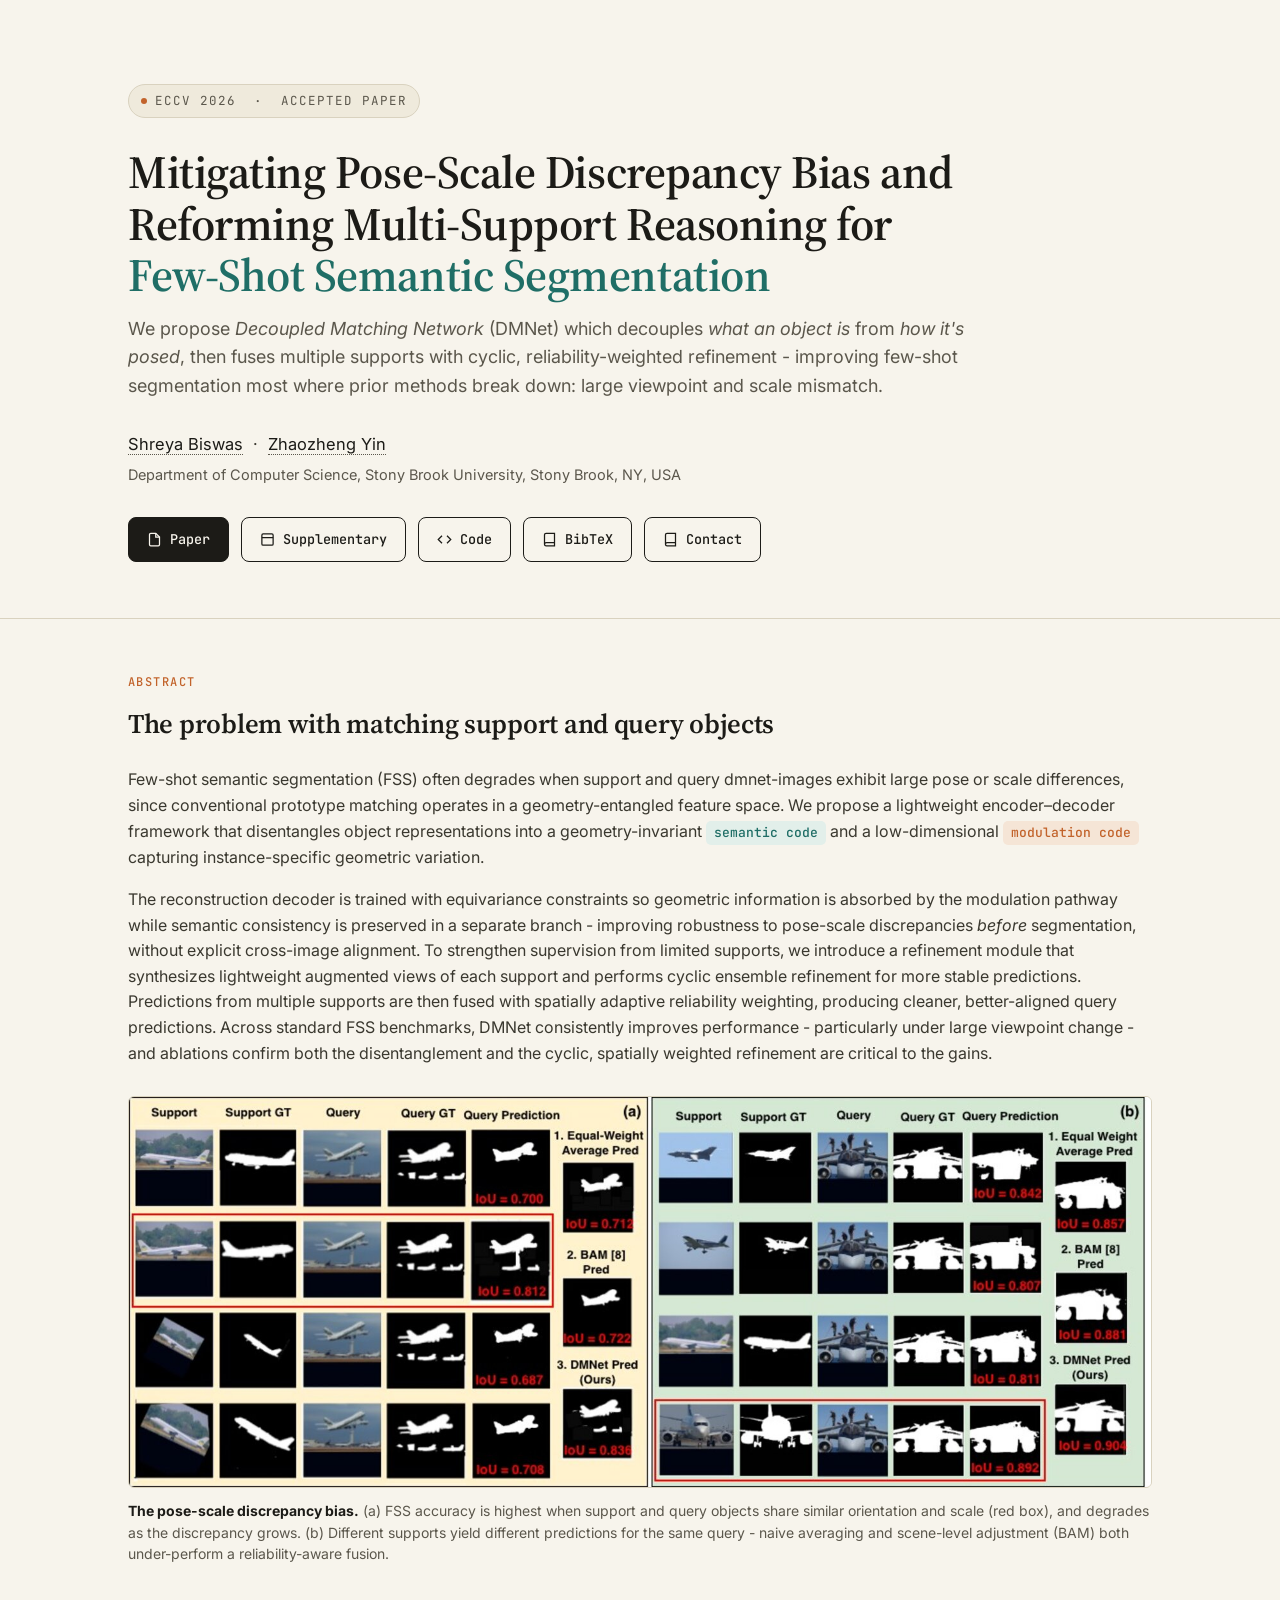
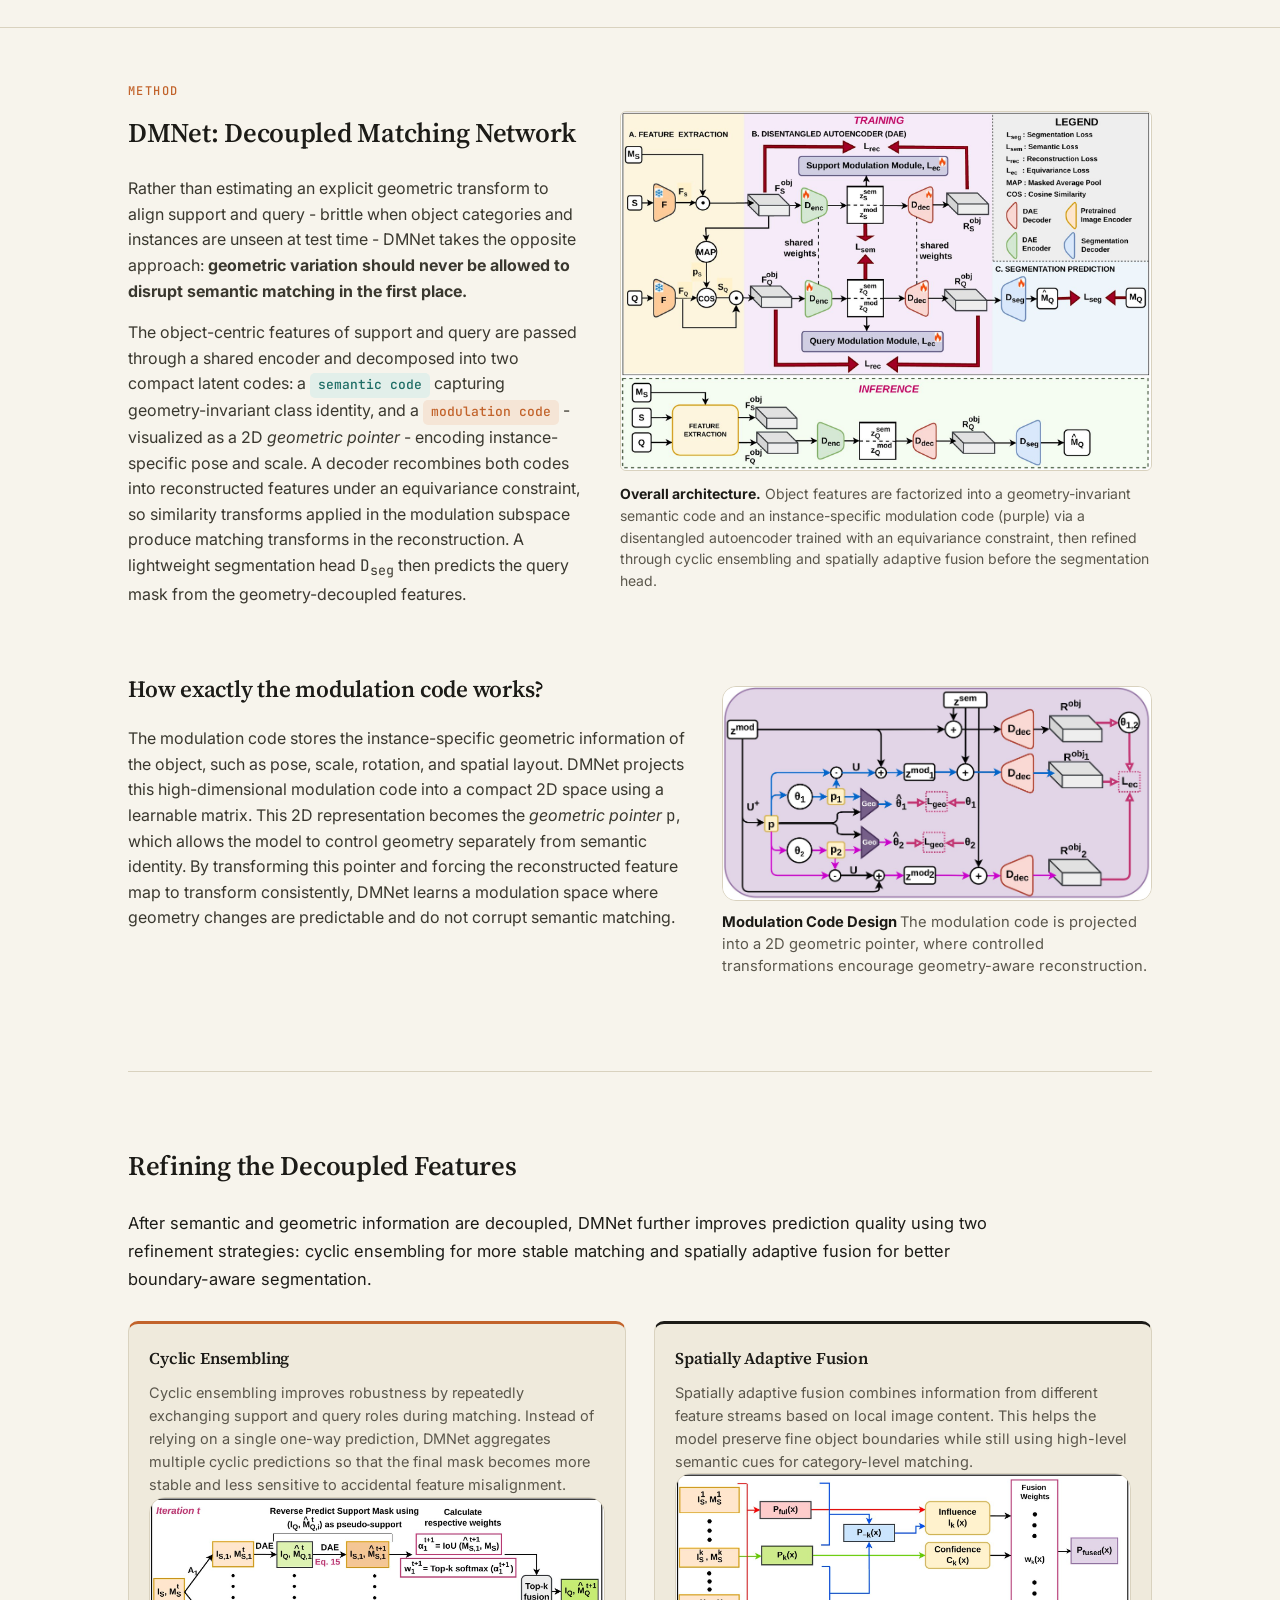
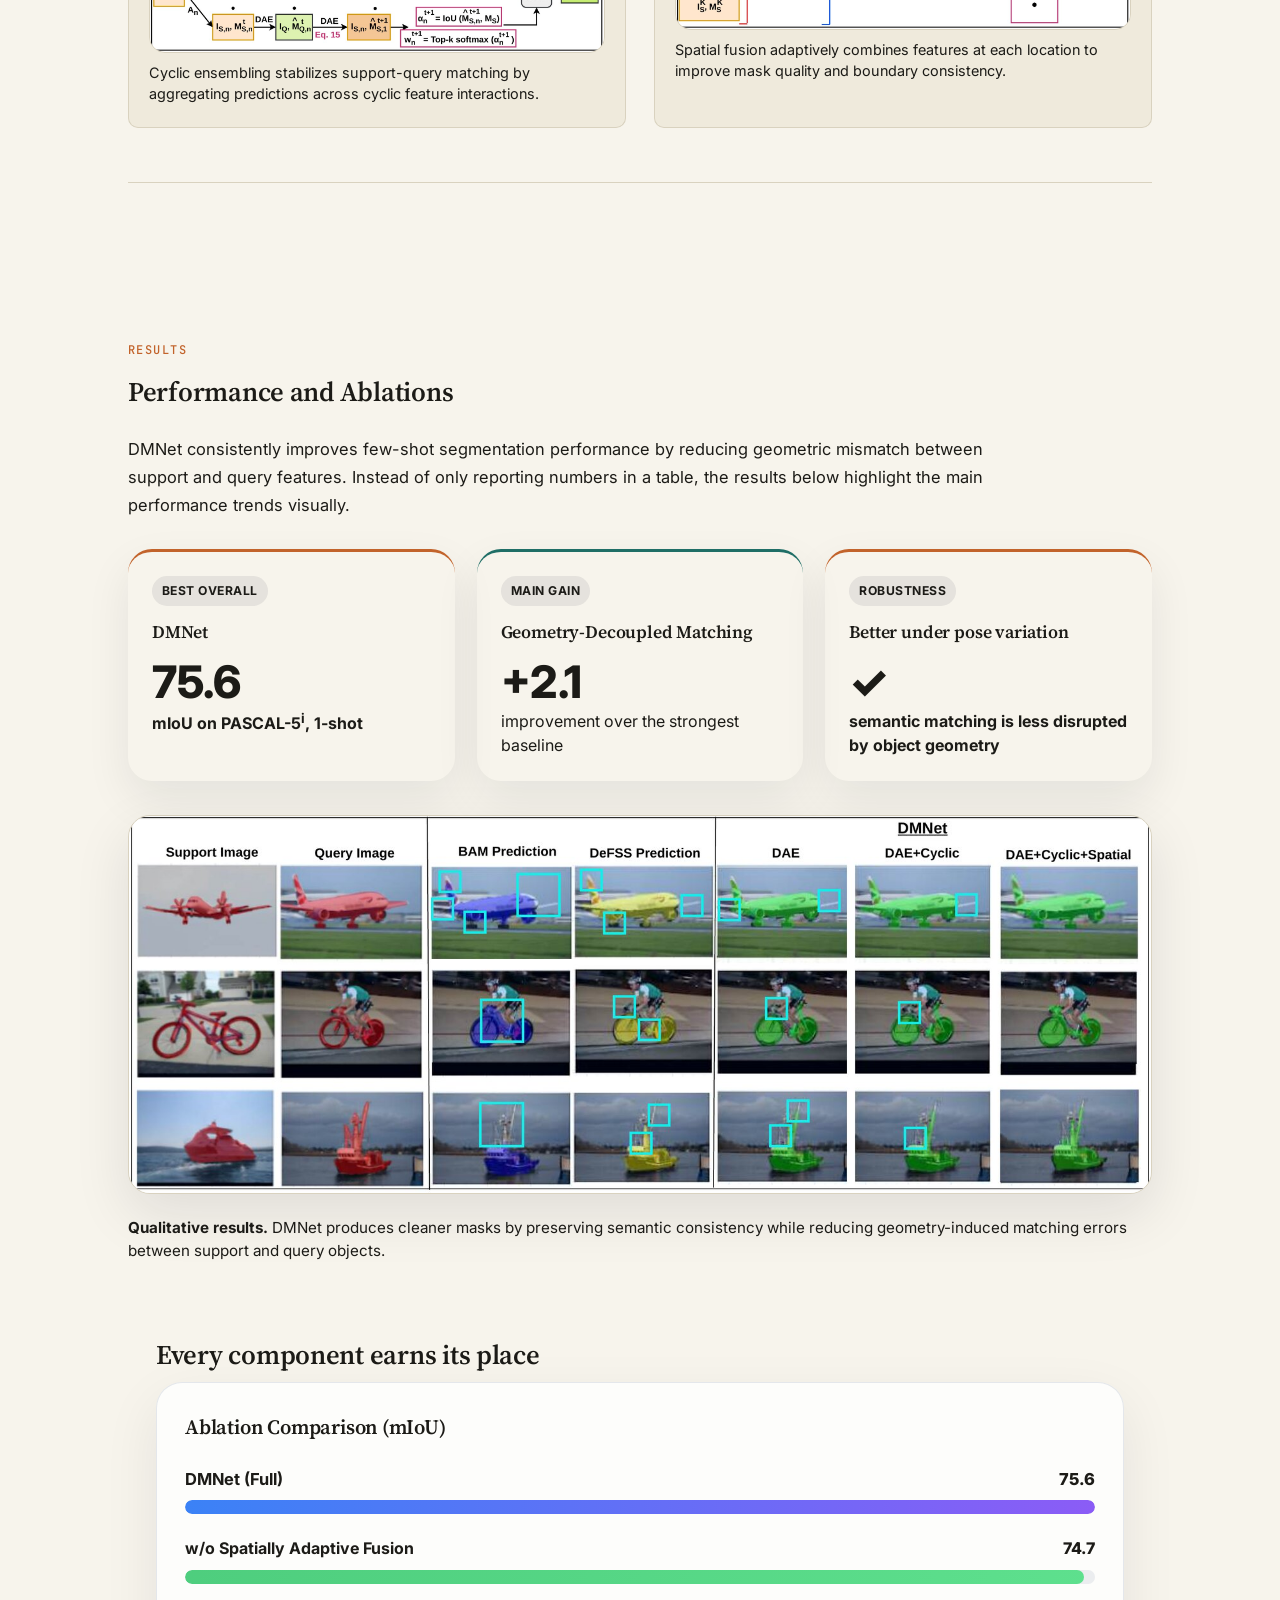
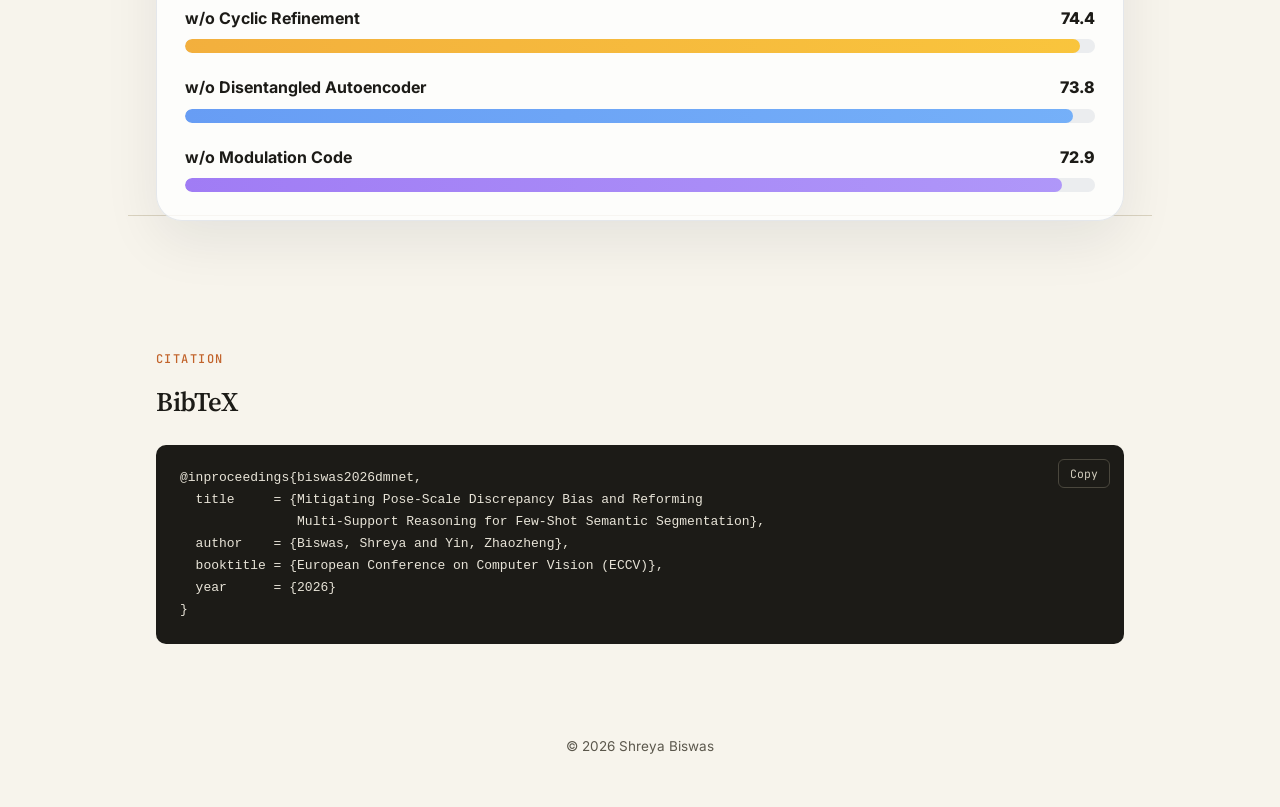
<file: dmnet/index.html>
<!DOCTYPE html>
<html lang="en">
<head>
<meta charset="UTF-8">
<meta name="viewport" content="width=device-width, initial-scale=1.0">
<title>DMNet: Decoupled Matching Network for Few-Shot Segmentation - ECCV 2026</title>
<link rel="preconnect" href="https://fonts.googleapis.com">
<link rel="preconnect" href="https://fonts.gstatic.com" crossorigin>
<link href="https://fonts.googleapis.com/css2?family=Source+Serif+4:opsz,wght@8..60,400;8..60,500;8..60,600;8..60,700&family=Inter:wght@400;500;600;700&family=JetBrains+Mono:wght@400;500&display=swap" rel="stylesheet">
<link rel="stylesheet" href="style.css">
</head>
<body>

<header class="hero">
  <!-- <svg class="pointer-deco" viewBox="0 0 200 200" xmlns="http://www.w3.org/2000/svg">
    <circle cx="100" cy="100" r="70" fill="none" stroke="#1F6E66" stroke-width="1" stroke-dasharray="2 5" opacity="0.6"/>
    <circle cx="100" cy="100" r="40" fill="none" stroke="#C2632B" stroke-width="1" stroke-dasharray="2 5" opacity="0.6"/>
    <line x1="100" y1="100" x2="160" y2="62" stroke="#C2632B" stroke-width="2"/>
    <circle cx="160" cy="62" r="4" fill="#C2632B"/>
    <line x1="100" y1="100" x2="50" y2="150" stroke="#1F6E66" stroke-width="2"/>
    <circle cx="50" cy="150" r="4" fill="#1F6E66"/>
    <circle cx="100" cy="100" r="3" fill="#1C1B17"/>
  </svg> -->
  <div class="wrap">
    <span class="venue-badge"><span class="dot"></span>ECCV 2026 &nbsp;·&nbsp; Accepted Paper</span>
    <h1 class="title">Mitigating Pose&#8209;Scale Discrepancy Bias and Reforming Multi&#8209;Support Reasoning for <span class="accent">Few-Shot Semantic Segmentation</span></h1>
    <p class="subtitle">We propose <em>Decoupled Matching Network</em> (DMNet) which decouples <em>what an object is</em> from <em>how it's posed</em>, then fuses multiple supports with cyclic, reliability-weighted refinement - improving few-shot segmentation most where prior methods break down: large viewpoint and scale mismatch.</p>

    <p class="authors">
      <a href="https://shreyab1111.github.io/">Shreya Biswas</a> &nbsp;&middot;&nbsp;
      <a href="https://www3.cs.stonybrook.edu/~zyin/index.htm">Zhaozheng Yin</a>
    </p>
    <p class="affil">Department of Computer Science, Stony Brook University, Stony Brook, NY, USA</p>

    <div class="links">
      <a class="btn primary" href="https://drive.google.com/file/d/1kbKqdCSuhy1NPVYleGyGI2Lf4qWIq1aJ/view?usp=sharing">
        <svg viewBox="0 0 24 24" fill="none" stroke="currentColor" stroke-width="2"><path d="M14 2H6a2 2 0 0 0-2 2v16a2 2 0 0 0 2 2h12a2 2 0 0 0 2-2V8z"/><path d="M14 2v6h6"/></svg>
        Paper
      </a>
      <a class="btn" href="https://drive.google.com/file/d/1oMKgrCtIFoC5QO1bLP4VwODVyDxyyHhn/view?usp=sharing">
        <svg viewBox="0 0 24 24" fill="none" stroke="currentColor" stroke-width="2"><rect x="3" y="3" width="18" height="18" rx="2"/><path d="M3 9h18"/></svg>
        Supplementary
      </a>
      <a class="btn" href="https://github.com/shreyab1111/DMNet">
        <svg viewBox="0 0 24 24" fill="none" stroke="currentColor" stroke-width="2"><path d="M16 18l6-6-6-6"/><path d="M8 6l-6 6 6 6"/></svg>
        Code
      </a>
      <a class="btn" href="#bibtex">
        <svg viewBox="0 0 24 24" fill="none" stroke="currentColor" stroke-width="2"><path d="M4 19.5A2.5 2.5 0 0 1 6.5 17H20"/><path d="M6.5 2H20v20H6.5A2.5 2.5 0 0 1 4 19.5v-15A2.5 2.5 0 0 1 6.5 2z"/></svg>
        BibTeX
      </a>
      <a class="btn" href="mailto:shrbiswas@cs.stonybrook.edu">
        <svg viewBox="0 0 24 24" fill="none" stroke="currentColor" stroke-width="2"><path d="M4 19.5A2.5 2.5 0 0 1 6.5 17H20"/><path d="M6.5 2H20v20H6.5A2.5 2.5 0 0 1 4 19.5v-15A2.5 2.5 0 0 1 6.5 2z"/></svg>
        Contact
      </a>
    </div>
  </div>
</header>

<!-- ABSTRACT -->
<section>
  <div class="wrap">
    <p class="eyebrow">Abstract</p>
    <h2 class="h">The problem with matching support and query objects</h2>
    <p >Few-shot semantic segmentation (FSS) often degrades when support and query dmnet-images exhibit large pose or scale differences, since conventional prototype matching operates in a geometry-entangled feature space. We propose a lightweight encoder–decoder framework that disentangles object representations into a geometry-invariant <span class="chip sem">semantic code</span> and a low-dimensional <span class="chip mod">modulation code</span> capturing instance-specific geometric variation.</p>
    <p>The reconstruction decoder is trained with equivariance constraints so geometric information is absorbed by the modulation pathway while semantic consistency is preserved in a separate branch - improving robustness to pose-scale discrepancies <em>before</em> segmentation, without explicit cross-image alignment. To strengthen supervision from limited supports, we introduce a refinement module that synthesizes lightweight augmented views of each support and performs cyclic ensemble refinement for more stable predictions. Predictions from multiple supports are then fused with spatially adaptive reliability weighting, producing cleaner, better-aligned query predictions. Across standard FSS benchmarks, DMNet consistently improves performance - particularly under large viewpoint change - and ablations confirm both the disentanglement and the cyclic, spatially weighted refinement are critical to the gains.</p>

    <figure>
      <img src="dmnet-images/teaser.jpg" alt="Pose-scale discrepancy bias in few-shot segmentation, and multi-support fusion comparison">
      <figcaption><b>The pose-scale discrepancy bias.</b> (a) FSS accuracy is highest when support and query objects share similar orientation and scale (red box), and degrades as the discrepancy grows. (b) Different supports yield different predictions for the same query - naive averaging and scene-level adjustment (BAM) both under-perform a reliability-aware fusion.</figcaption>
    </figure>
  </div>
</section>

<!-- METHOD -->
<section>
  <div class="wrap">
    <p class="eyebrow">Method</p>
    <div class="method-layout">
      <div class="method-text">
        <h2 class="h">DMNet: Decoupled Matching Network</h2>
    
        <p>Rather than estimating an explicit geometric transform to align support and query - brittle when object categories and instances are unseen at test time - DMNet takes the opposite approach: <strong>geometric variation should never be allowed to disrupt semantic matching in the first place.</strong></p>
    
        <p>The object-centric features of support and query are passed through a shared encoder and decomposed into two compact latent codes: a <span class="chip sem">semantic code</span> capturing geometry-invariant class identity, and a <span class="chip mod">modulation code</span> - visualized as a 2D <em>geometric pointer</em> - encoding instance-specific pose and scale. A decoder recombines both codes into reconstructed features under an equivariance constraint, so similarity transforms applied in the modulation subspace produce matching transforms in the reconstruction. A lightweight segmentation head <span class="mono">D<sub>seg</sub></span> then predicts the query mask from the geometry-decoupled features.</p>
      </div>
    
      <figure class="method-figure">
        <img src="dmnet-images/method.jpg" alt="DMNet architecture diagram">
        <figcaption><b>Overall architecture.</b> Object features are factorized into a geometry-invariant semantic code and an instance-specific modulation code (purple) via a disentangled autoencoder trained with an equivariance constraint, then refined through cyclic ensembling and spatially adaptive fusion before the segmentation head.</figcaption>
      </figure>
    </div>

    <!--added -->
    <section class="modulation-section">
      <h3 class="subh">How exactly the modulation code works?</h3>
    
      <div class="modulation-layout">
        <div class="modulation-text">
          <p>
            The modulation code stores the instance-specific geometric information of the object, such as pose, scale, rotation, and spatial layout. DMNet projects this high-dimensional modulation code into a compact 2D space using a learnable matrix. This 2D representation becomes the <em>geometric pointer</em> <span class="mono">p</span>, which allows the model to control geometry separately from semantic identity. By transforming this pointer and forcing the reconstructed feature map to transform consistently, DMNet learns a modulation space where geometry changes are predictable and do not corrupt semantic matching.
          </p>
        </div>
    
        <figure class="modulation-figure">
          <img src="dmnet-images/fig3a_modulation.jpg" alt="Fig. 3a modulation module">
          <figcaption>
            <b>Modulation Code Design </b>The modulation code is projected into a 2D geometric pointer, where controlled transformations encourage geometry-aware reconstruction.
          </figcaption>
        </figure>
      </div>
    </section>

    <!-- <div class="contrib-grid">
      <div class="card semantic">
        <div class="num">01 / Representation</div>
        <h3>Geometry-Decoupled Disentangled Autoencoder</h3>
        <p>Factorizes object features into a geometry-invariant semantic code and a modulation code under an equivariance-constrained decoder, so pose-scale variation is absorbed before matching ever happens.</p>
      </div>
      <div class="card modulation">
        <div class="num">02 / Refinement</div>
        <h3>Cyclic Ensemble Refinement</h3>
        <p>Synthesizes lightweight augmented views of each support and refines query/support predictions iteratively, treating the query as a pseudo-support to stabilize segmentation under scarce supervision.</p>
      </div>
      <div class="card fusion">
        <div class="num">03 / Aggregation</div>
        <h3>Spatially Adaptive Fusion</h3>
        <p>Replaces uniform averaging across K-shot supports with pixel-level reliability weighting, so the most informative support dominates the prediction at each spatial location.</p>
      </div>
    </div>

    <figure>
      <img src="dmnet-images/cyclic.jpg" alt="Cyclic ensemble refinement diagram">
      <figcaption><b>Cyclic ensemble refinement.</b> Augmented support views generate predictions that are cyclically cross-checked against the query, with the query itself acting as a pseudo-support to refine the final mask.</figcaption>
    </figure>

    <figure>
      <img src="dmnet-images/spatial.jpg" alt="Spatially adaptive fusion diagram">
      <figcaption><b>Spatially adaptive fusion.</b> Multi-support predictions are combined with pixel-wise reliability weights rather than a single global scene-difference score, avoiding the failure mode where one noisy support corrupts the whole mask.</figcaption>
    </figure>
  </div>
</section> -->


<section class="refinement-section">
  <h2 class="h">Refining the Decoupled Features</h2>

  <p class="section-intro">
    After semantic and geometric information are decoupled, DMNet further improves prediction quality using two refinement strategies: cyclic ensembling for more stable matching and spatially adaptive fusion for better boundary-aware segmentation.
  </p>

  <div class="refinement-grid">

    <article class="card modulation">
      <div class="refinement-card-text">
        <h3>Cyclic Ensembling</h3>
        <p>
          Cyclic ensembling improves robustness by repeatedly exchanging support and query roles during matching. Instead of relying on a single one-way prediction, DMNet aggregates multiple cyclic predictions so that the final mask becomes more stable and less sensitive to accidental feature misalignment.
        </p>
      </div>

      <figure class="refinement-figure">
        <img src="dmnet-images/cyclic.jpg" alt="Cyclic ensembling module">
        <figcaption>
          Cyclic ensembling stabilizes support-query matching by aggregating predictions across cyclic feature interactions.
        </figcaption>
      </figure>
    </article>

    <article class="card fusion">
      <div class="refinement-card-text">
        <h3>Spatially Adaptive Fusion</h3>
        <p>
          Spatially adaptive fusion combines information from different feature streams based on local image content. This helps the model preserve fine object boundaries while still using high-level semantic cues for category-level matching.
        </p>
      </div>

      <figure class="refinement-figure">
        <img src="dmnet-images/spatial.jpg" alt="Spatially adaptive fusion module">
        <figcaption>
          Spatial fusion adaptively combines features at each location to improve mask quality and boundary consistency.
        </figcaption>
      </figure>
    </article>

  </div>
</section>


<!-- RESULTS -->
<!-- <section>
  <div class="wrap">
    <p class="eyebrow">Results</p>
    <h2 class="h">State-of-the-art mIoU on PASCAL-5<sup>i</sup> and COCO-20<sup>i</sup></h2>
    <p>DMNet is evaluated against prototype-based, attention-based, and recent correspondence-driven FSS methods under both VGG-16 and ResNet-50 backbones, in standard 1-shot and 5-shot settings. Gains are most pronounced on the harder COCO-20<sup>i</sup> benchmark, where pose-scale mismatch between supports and queries is most severe.</p>

    <div class="table-scroll">
      <table>
        <thead>
          <tr>
            <th>Method</th><th>Backbone</th>
            <th>PASCAL 1-shot</th><th>PASCAL 5-shot</th>
            <th>COCO 1-shot</th><th>COCO 5-shot</th>
          </tr>
        </thead>
        <tbody>
          <tr><td>PFENet</td><td>VGG-16</td><td>58.0</td><td>59.0</td><td>34.1</td><td>37.7</td></tr>
          <tr><td>BAM</td><td>VGG-16</td><td>64.4</td><td>68.8</td><td>43.5</td><td>49.3</td></tr>
          <tr><td>HDMNet</td><td>VGG-16</td><td>65.1</td><td>69.3</td><td>45.9</td><td>52.4</td></tr>
          <tr><td>HMNet</td><td>VGG-16</td><td>67.3</td><td>71.1</td><td>49.1</td><td>54.5</td></tr>
          <tr><td>DeFSS <span class="sub">(prev. SOTA)</span></td><td>VGG-16</td><td>68.6</td><td>72.0</td><td>50.3</td><td>55.5</td></tr>
          <tr class="ours"><td>DMNet (Ours)</td><td>VGG-16</td><td class="best">70.7</td><td class="best">74.0</td><td class="best">52.3</td><td class="best">57.9</td></tr>
          <tr><td>HSNet</td><td>ResNet-50</td><td>64.0</td><td>69.5</td><td>39.2</td><td>46.9</td></tr>
          <tr><td>BAM</td><td>ResNet-50</td><td>67.8</td><td>70.9</td><td>46.2</td><td>51.2</td></tr>
          <tr><td>HDMNet</td><td>ResNet-50</td><td>69.4</td><td>71.8</td><td>50.0</td><td>56.0</td></tr>
          <tr><td>I²R</td><td>ResNet-50</td><td>72.2</td><td>74.7</td><td>52.1</td><td>55.7</td></tr>
          <tr><td>HMNet</td><td>ResNet-50</td><td>70.4</td><td>74.1</td><td>52.1</td><td>58.9</td></tr>
          <tr><td>DeFSS <span class="sub">(prev. SOTA)</span></td><td>ResNet-50</td><td>71.7</td><td>75.1</td><td>53.7</td><td>60.0</td></tr>
          <tr class="ours"><td>DMNet (Ours)</td><td>ResNet-50</td><td class="best">75.6</td><td class="best">77.5</td><td class="best">57.5</td><td class="best">63.1</td></tr>
        </tbody>
      </table>
    </div>
    <p class="table-note">Mean mIoU (%) across folds. Bold values mark the best result in each column among the rows shown. Full per-split results, VGG comparisons, and foundation-model baselines (SAM, SAM2) are in the paper.</p>

    <div class="stat-row">
      <div class="stat"><div class="v">+3.9</div><div class="l">mIoU over prior SOTA, ResNet-50, COCO-20<sup>i</sup> 1-shot</div></div>
      <div class="stat"><div class="v">5.3M</div><div class="l">parameters for the disentanglement + refinement modules</div></div>
      <div class="stat"><div class="v">14.3 ms</div><div class="l">inference latency for the core DAE - orders of magnitude faster than SAM-based FSS</div></div>
    </div>

    <figure>
      <img src="dmnet-images/preds.jpg" alt="Qualitative comparison of predictions">
      <figcaption><b>Qualitative comparison.</b> Predictions from BAM and DeFSS (previous SOTA) against DMNet. Red masks denote ground truth; cyan boxes mark regions where prior methods fail under pose-scale mismatch that DMNet recovers.</figcaption>
    </figure>
  </div>
</section> -->
<section class="results-section">
  <p class="eyebrow">Results</p>
  <h2 class="h">Performance and Ablations</h2>

  <p class="section-intro">
    DMNet consistently improves few-shot segmentation performance by reducing geometric mismatch between support and query features. Instead of only reporting numbers in a table, the results below highlight the main performance trends visually.
  </p>

  <div class="results-highlight-grid">
    <div class="result-highlight-card best">
      <span class="result-label">Best Overall</span>
      <h3>DMNet</h3>
      <p class="result-score">75.6</p>
      <p class="result-caption">mIoU on PASCAL-5<sup>i</sup>, 1-shot</p>
    </div>

    <div class="result-highlight-card">
      <span class="result-label">Main Gain</span>
      <h3>Geometry-Decoupled Matching</h3>
      <p class="result-score">+2.1</p>
      <p class="result-caption">improvement over the strongest baseline</p>
    </div>

    <div class="result-highlight-card best">
      <span class="result-label">Robustness</span>
      <h3>Better under pose variation</h3>
      <p class="result-score">✓</p>
      <p class="result-caption">semantic matching is less disrupted by object geometry</p>
    </div>
  </div>

  

  <figure class="results-figure">
    <img src="dmnet-images/preds.jpg" alt="Qualitative segmentation results">
    <figcaption>
      <b>Qualitative results.</b> DMNet produces cleaner masks by preserving semantic consistency while reducing geometry-induced matching errors between support and query objects.
    </figcaption>
  </figure>
 <!-- </section> -->

<!-- ABLATIONS -->
<!-- <section>  -->
  <div class="wrap">
    <!-- <p class="eyebrow">Ablations</p> -->
    <h2 class="h ablation-title">Every component earns its place</h2>
    <!-- <p>Each module contributes additively at negligible compute cost: the disentangled autoencoder (DAE) alone already improves over comparable-capacity baselines by isolating pose-scale variation from semantic matching; cyclic ensembling over augmented support views adds further stability; and spatially adaptive fusion gives the largest jump by preventing any single unreliable support from dominating the final mask.</p> -->
    <!-- <div class="table-scroll">
      <table>
        <thead>
          <tr><th>Configuration</th><th>Parameters</th><th>Inference time</th><th>Avg. mIoU</th></tr>
        </thead>
        <tbody>
          <tr><td>BAM (baseline)</td><td>4.9M</td><td>7.4 ms</td><td>57.0</td></tr>
          <tr><td>Ours - DAE only</td><td>5.3M</td><td>14.3 ms</td><td>68.0</td></tr>
          <tr><td>Ours - DAE + Cyclic Refinement</td><td>5.3M</td><td>15.9 ms</td><td>69.2</td></tr>
          <tr class="ours"><td>Ours - DAE + Cyclic + Spatial Fusion (full)</td><td>5.3M</td><td>19.7 ms</td><td class="best">70.8</td></tr>
        </tbody>
      </table>
    </div>
    <p class="table-note">For reference, SAM2-based SANSA reaches 62.3 avg. mIoU at 234M parameters / 67 ms, and GF-SAM reaches 70.1 at 180M parameters / 1800 ms - DMNet matches or exceeds both at a fraction of the size and latency.</p> -->

    <!--added -->
    
    
      <div class="ablation-bar-panel">
        <h3>Ablation Comparison (mIoU)</h3>
    
        <div class="abl-row highlight">
          <div class="abl-head">
            <span class="abl-name">DMNet (Full)</span>
            <span class="abl-score">75.6</span>
          </div>
          <div class="abl-track">
            <div class="abl-fill full" style="width: 100%;"></div>
          </div>
        </div>
    
        

        <div class="abl-row">
          <div class="abl-head">
            <span class="abl-name">w/o Spatially Adaptive Fusion</span>
            <span class="abl-score">74.7</span>
          </div>
          <div class="abl-track">
            <div class="abl-fill fusion" style="width: 98.8%;"></div>
          </div>
        </div>
      

        <div class="abl-row">
          <div class="abl-head">
            <span class="abl-name">w/o Cyclic Refinement</span>
            <span class="abl-score">74.4</span>
          </div>
          <div class="abl-track">
            <div class="abl-fill refinement" style="width: 98.4%;"></div>
          </div>
        </div>

        <div class="abl-row">
          <div class="abl-head">
            <span class="abl-name">w/o Disentangled Autoencoder</span>
            <span class="abl-score">73.8</span>
          </div>
          <div class="abl-track">
            <div class="abl-fill semantic" style="width: 97.6%;"></div>
          </div>
        </div>
    
        <div class="abl-row">
          <div class="abl-head">
            <span class="abl-name">w/o Modulation Code</span>
            <span class="abl-score">72.9</span>
          </div>
          <div class="abl-track">
            <div class="abl-fill modulation" style="width: 96.4%;"></div>
          </div>
        </div>
      </div>
    
        
    
        
    <!-- </section>





    <figure>
      <img src="dmnet-images/relia.jpg" alt="Reliability weighting visualization">
      <figcaption><b>Reliability weighting.</b> Spatially adaptive fusion concentrates weight on the regions of each support that actually align with the query object, rather than relying on a single global scene-similarity score.</figcaption>
    </figure>
  </div> -->
</section>

<!-- BIBTEX -->
<section id="bibtex">
  <div class="wrap bib">
    <p class="eyebrow">Citation</p>
    <h2 class="h">BibTeX</h2>
    <div class="bibtex-box">
      <button class="copy-btn" onclick="copyBib()">Copy</button>
      <pre id="bibtex-text" class="bibtex-text">@inproceedings{biswas2026dmnet,
  title     = {Mitigating Pose-Scale Discrepancy Bias and Reforming
               Multi-Support Reasoning for Few-Shot Semantic Segmentation},
  author    = {Biswas, Shreya and Yin, Zhaozheng},
  booktitle = {European Conference on Computer Vision (ECCV)},
  year      = {2026}
}</pre>
    </div>
  </div>
</section>

<footer>
  <div class="wrap bib">
    <p>© 2026 Shreya Biswas</p>
  </div>
</footer>

<script src="main.js"></script>
</body>
</html>
</file>
<file: dmnet/style.css>
:root{
    --paper:#F7F4EC;
    --paper-2:#EFEADC;
    --ink:#1C1B17;
    --ink-soft:#5B574C;
    --rule:#D9D2BF;
    --semantic:#1F6E66;   /* geometry-invariant code: stable teal */
    --semantic-soft:#E2EFEA;
    --modulation:#C2632B; /* instance/geometric code: warm amber */
    --modulation-soft:#F5E5D6;
    --max:1080px;
  }
  *{box-sizing:border-box;}
  html{scroll-behavior:smooth;}
  body{
    margin:0;
    background:var(--paper);
    color:var(--ink);
    font-family:'Inter',sans-serif;
    line-height:1.6;
    -webkit-font-smoothing:antialiased;
  }
  a{color:var(--semantic);text-decoration:none;}
  a:hover{text-decoration:underline;}
  .wrap{max-width:var(--max);margin:0 auto;padding:0 28px;}
  .wrap.bib{transform: translateY(80px);}
  h1,h2,h3{font-family:'Source Serif 4',serif;font-weight:600;letter-spacing:-0.01em;color:var(--ink);}
  .mono{font-family:'JetBrains Mono',monospace;}

  /* ---------- Hero ---------- */
  header.hero{
    padding:84px 0 56px;
    border-bottom:1px solid var(--rule);
    position:relative;
    overflow:hidden;
  }
  .venue-badge{
    display:inline-flex;align-items:center;gap:8px;
    font-family:'JetBrains Mono',monospace;
    font-size:12.5px;letter-spacing:0.08em;text-transform:uppercase;
    color:var(--ink-soft);
    border:1px solid var(--rule);
    background:var(--paper-2);
    padding:6px 12px;border-radius:100px;
    margin-bottom:28px;
  }
  .venue-badge .dot{width:6px;height:6px;border-radius:50%;background:var(--modulation);}
  h1.title{
    font-size:clamp(40px,4.4vw,46px);
    line-height:1.12;
    max-width:860px;
    margin:0 0 8px;
  }
  h1.title .accent{color:var(--semantic);}
  .subtitle{
    font-size:18px;color:var(--ink-soft);max-width:840px;margin:14px 0 30px;
  }
  .authors{font-size:16.5px;margin:0 0 6px;}
  .authors a{color:var(--ink);border-bottom:1px dotted var(--ink-soft);}
  .authors a:hover{color:var(--semantic);border-color:var(--semantic);}
  .affil{font-size:14.5px;color:var(--ink-soft);margin:0 0 30px;}
  .links{display:flex;flex-wrap:wrap;gap:12px;}
  .btn{
    display:inline-flex;align-items:center;gap:8px;
    font-family:'JetBrains Mono',monospace;font-size:13.5px;font-weight:500;
    padding:11px 18px;border-radius:8px;
    border:1px solid var(--ink);
    color:var(--ink);background:transparent;
    transition:all .15s ease;
  }
  .btn:hover{background:var(--ink);color:var(--paper);text-decoration:none;}
  .btn.primary{background:var(--ink);color:var(--paper);}
  .btn.primary:hover{background:var(--semantic);border-color:var(--semantic);}
  .btn svg{width:15px;height:15px;flex-shrink:0;}


  .method-layout {
    display: grid;
    grid-template-columns: minmax(0, 1fr) minmax(320px, 52%);
    gap: 34px;
    align-items: start;
  }
  
  .method-text {
    min-width: 0;
  }
  
  .method-figure {
    margin: 0;
  }
  
  .method-figure img {
    width: 100%;
    display: block;
  }
  
  @media (max-width: 900px) {
    .method-layout {
      grid-template-columns: 1fr;
    }
  }



  .subh {
    font-size: 1.45rem;
    margin: 42px 0 18px;
    color: var(--text);
  }
  
  .modulation-section {
    margin-top: -8px;
    transform: translateY(-40px);
  }
  
  .modulation-layout {
    display: grid;
    grid-template-columns: minmax(0, 1fr) minmax(300px, 42%);
    gap: 30px;
    align-items: start;
  }
  
  .modulation-text {
    min-width: 0;
  }
  
  .modulation-figure {
    margin: 0;
    transform: translateY(-40px);
  }
  
  .modulation-figure img {
    width: 100%;
    display: block;
    border-radius: 14px;
  }
  
  .modulation-figure figcaption {
    margin-top: 10px;
    font-size: 0.92rem;
    line-height: 1.5;
  }
  
  @media (max-width: 900px) {
    .modulation-layout {
      grid-template-columns: 1fr;
    }
  }










  .refinement-section {
    margin-top: 18px;
    transform: translateY(-40px);
  }
  
  .section-intro {
    max-width: 900px;
    margin-bottom: 28px;
    color: var(--muted);
    font-size: 1.03rem;
    line-height: 1.7;
  }
  
  .refinement-grid {
    display: grid;
    grid-template-columns: repeat(2, minmax(0, 1fr));
    gap: 28px;
    align-items: stretch;
  }
  
  .refinement-card {
    display: flex;
    flex-direction: column;
    gap: 18px;
    padding: 24px;
    border-radius: 22px;
    box-shadow: 0 18px 45px rgba(15, 23, 42, 0.08);
    border: 1px solid rgba(148, 163, 184, 0.22);
  }

  .refinement-card.modulation {
    background: linear-gradient(135deg, #C2632B, rgba(245, 243, 255, 0.72));
    border-color: rgba(139, 92, 246, 0.26);
  }
  
  .refinement-card.fusion {
    background: linear-gradient(135deg, rgba(220, 252, 231, 0.95), rgba(240, 253, 244, 0.72));
    border-color: rgba(34, 197, 94, 0.24);
  }
  
  .refinement-card h3 {
    margin: 0 0 10px;
    font-size: 1.25rem;
    color: var(--text);
  }
  
  .refinement-card p {
    margin: 0;
    line-height: 1.65;
  }
  
  .refinement-figure {
    margin: auto 0 0;
  }
  
  .refinement-figure img {
    width: 100%;
    display: block;
    border-radius: 16px;
  }
  
  .refinement-figure figcaption {
    margin-top: 10px;
    font-size: 0.9rem;
    line-height: 1.45;
    color: var(--muted);
  }
  
  @media (max-width: 900px) {
    .refinement-grid {
      grid-template-columns: 1fr;
    }
  
    .refinement-card {
      padding: 20px;
    }
  }







  /* geometric pointer decoration */
  .pointer-deco{
    position:absolute;right:-60px;top:30px;width:340px;height:340px;
    opacity:0.5;pointer-events:none;
  }
  @media (max-width:880px){.pointer-deco{display:none;}}

  /* ---------- Sections ---------- */
  section{padding:54px 0;border-bottom:1px solid var(--rule);}
  section:last-of-type{border-bottom:none;}
  .eyebrow{
    font-family:'JetBrains Mono',monospace;font-size:12px;letter-spacing:0.12em;
    text-transform:uppercase;color:var(--modulation);margin:0 0 10px;font-weight:500;
  }
  h2.h{font-size:27px;margin:0 0 22px;}
  p{margin:0 0 16px;color:#3a382f;}
  .lede{font-size:17.5px;color:var(--ink);}

  figure{margin:30px 0 8px;}
  figure img{width:100%;display:block;border-radius:6px;border:1px solid var(--rule);background:#fff;}
  figcaption{font-size:14px;color:var(--ink-soft);margin-top:12px;line-height:1.55;}
  figcaption b{color:var(--ink);}

  /* contributions */
  .contrib-grid{display:grid;grid-template-columns:repeat(3,1fr);gap:18px;margin-top:28px;}
  @media (max-width:780px){.contrib-grid{grid-template-columns:1fr;}}
  .card{
    background:var(--paper-2);border:1px solid var(--rule);border-radius:10px;
    padding:22px 20px;
  }
  .card .num{font-family:'JetBrains Mono',monospace;font-size:12px;color:var(--ink-soft);margin-bottom:10px;}
  .card h3{font-size:16.5px;margin:0 0 8px;}
  .card p{font-size:14.5px;margin:0;color:var(--ink-soft);}
  .card.semantic{border-top:3px solid var(--semantic);}
  .card.modulation{border-top:3px solid var(--modulation);}
  .card.fusion{border-top:3px solid var(--ink);}

  /* code legend chips, used inline in text */
  .chip{
    display:inline-block;padding:2px 8px;border-radius:5px;font-size:13px;
    font-family:'JetBrains Mono',monospace;font-weight:500;
  }
  .chip.sem{background:var(--semantic-soft);color:var(--semantic);}
  .chip.mod{background:var(--modulation-soft);color:var(--modulation);}

  /* results table */
  .table-scroll{overflow-x:auto;margin-top:24px;border:1px solid var(--rule);border-radius:8px;}
  table{width:100%;border-collapse:collapse;font-size:13.5px;min-width:760px;}
  thead th{
    background:var(--paper-2);font-family:'JetBrains Mono',monospace;font-weight:500;
    text-align:left;padding:10px 14px;border-bottom:1px solid var(--rule);
    white-space:nowrap;font-size:12px;letter-spacing:.02em;color:var(--ink-soft);
  }
  tbody td{padding:9px 14px;border-bottom:1px solid var(--rule);white-space:nowrap;}
  tbody tr:last-child td{border-bottom:none;}
  tbody tr.ours{background:var(--semantic-soft);font-weight:600;}
  tbody tr.ours td{color:var(--semantic);}
  .best{font-weight:700;}
  .sub{color:var(--ink-soft);font-size:12.5px;}
  .table-note{font-size:13px;color:var(--ink-soft);margin-top:12px;}

  .stat-row{display:flex;gap:22px;flex-wrap:wrap;margin-top:26px;}
  .stat{flex:1;min-width:150px;background:var(--paper-2);border:1px solid var(--rule);border-radius:10px;padding:18px 18px;}
  .stat .v{font-family:'Source Serif 4',serif;font-size:28px;color:var(--ink);font-weight:600;}
  .stat .l{font-size:12.5px;color:var(--ink-soft);margin-top:4px;}





  .results-section {
    margin-top: 64px;
  }
  
  .results-highlight-grid {
    display: grid;
    grid-template-columns: repeat(3, minmax(0, 1fr));
    gap: 22px;
    margin: 30px 0 34px;
  }
  
  .result-highlight-card {
    padding: 24px;
    border-radius: 24px;
    /* background: linear-gradient(135deg, rgba(255, 255, 255, 0.9), rgba(248, 250, 252, 0.8));
    border: 1px solid rgba(148, 163, 184, 0.25); */
    border-top:3px solid var(--semantic);
    box-shadow: 0 18px 45px rgba(15, 23, 42, 0.08);
  }
  
  .result-highlight-card.best {
    border-top:3px solid var(--modulation);
    /* background: linear-gradient(135deg, rgba(219, 234, 254, 0.98), rgba(239, 246, 255, 0.8)); */
    /* border-color: rgba(59, 130, 246, 0.28); */
  }
  .result-highlight-card.robust {
    border-top:3px solid var(--ink);
    /* background: linear-gradient(135deg, rgba(219, 234, 254, 0.98), rgba(239, 246, 255, 0.8)); */
    /* border-color: rgba(59, 130, 246, 0.28); */
  }
  
  .result-label {
    display: inline-block;
    margin-bottom: 12px;
    padding: 5px 10px;
    border-radius: 999px;
    font-size: 0.76rem;
    font-weight: 700;
    letter-spacing: 0.04em;
    text-transform: uppercase;
    background: rgba(15, 23, 42, 0.08);
    /* background: solid var(--modulation); */
    color: var(--text);
  }
  
  .result-highlight-card h3 {
    margin: 0;
    font-size: 1.1rem;
  }
  
  .result-score {
    margin: 14px 0 4px;
    font-size: 2.8rem;
    line-height: 1;
    font-weight: 800;
    color: var(--text);
  }
  
  .result-caption {
    margin: 0;
    color: var(--muted);
    line-height: 1.5;
  }
  
  .benchmark-panel {
    padding: 28px;
    border-radius: 26px;
    background: rgba(255, 255, 255, 0.76);
    border: 1px solid rgba(148, 163, 184, 0.25);
    box-shadow: 0 20px 55px rgba(15, 23, 42, 0.08);
  }
  
  .benchmark-panel h3 {
    margin: 0 0 22px;
    font-size: 1.3rem;
  }
  
  .bar-row {
    margin-bottom: 18px;
  }
  
  .bar-row:last-child {
    margin-bottom: 0;
  }
  
  .bar-info {
    display: flex;
    justify-content: space-between;
    gap: 18px;
    margin-bottom: 8px;
    font-weight: 700;
  }
  
  .method-score {
    color: var(--muted);
  }
  
  .bar-track {
    height: 13px;
    border-radius: 999px;
    overflow: hidden;
    background: rgba(148, 163, 184, 0.22);
  }
  
  .bar-fill {
    height: 100%;
    border-radius: inherit;
    background: linear-gradient(90deg, rgba(148, 163, 184, 0.85), rgba(100, 116, 139, 0.85));
  }
  
  .bar-fill.dmnet {
    background: linear-gradient(90deg, rgba(59, 130, 246, 0.95), rgba(139, 92, 246, 0.9));
  }
  
  .results-figure {
    margin: 34px 0 0;
  }
  
  .results-figure img {
    width: 100%;
    display: block;
    border-radius: 22px;
    box-shadow: 0 20px 55px rgba(15, 23, 42, 0.1);
    transform: translateY340px;
  }
  
  .results-figure figcaption {
    margin-top: 12px;
    font-size: 0.95rem;
    color: var(--muted);
    line-height: 1.55;
    transform: translateY(10px);
  }
  
  @media (max-width: 900px) {
    .results-highlight-grid {
      grid-template-columns: 1fr;
    }
  
    .benchmark-panel {
      padding: 22px;
    }
  }






  


  .ablation-section {
    margin-top: 64px;
  }

  .ablation-title {
    margin-top: 1070px;
    transform: translateY(80px);
  }
  
  .ablation-bar-panel {
    margin-top: 26px;
    padding: 28px;
    border-radius: 26px;
    background: rgba(255, 255, 255, 0.78);
    border: 1px solid rgba(148, 163, 184, 0.24);
    box-shadow: 0 20px 55px rgba(15, 23, 42, 0.08);
    transform: translateY(60px);
  }
  
  .ablation-bar-panel h3 {
    margin: 0 0 22px;
    font-size: 1.28rem;
  }
  
  .abl-row {
    margin-bottom: 22px;
  }
  
  .abl-row:last-child {
    margin-bottom: 0;
  }
  
  .abl-head {
    display: flex;
    justify-content: space-between;
    align-items: center;
    gap: 18px;
    margin-bottom: 8px;
  }
  
  .abl-name {
    font-weight: 700;
    color: var(--text);
  }
  
  .abl-score {
    font-weight: 800;
    color: var(--text);
  }
  
  .abl-track {
    height: 14px;
    border-radius: 999px;
    overflow: hidden;
    background: rgba(148, 163, 184, 0.18);
  }
  
  .abl-fill {
    height: 100%;
    border-radius: inherit;
  }
  
  .abl-fill.full {
    background: linear-gradient(90deg, #3b82f6, #8b5cf6);
  }
  
  .abl-fill.semantic {
    background: linear-gradient(90deg, rgba(59, 130, 246, 0.75), rgba(96, 165, 250, 0.85));
  }
  
  .abl-fill.modulation {
    background: linear-gradient(90deg, rgba(139, 92, 246, 0.78), rgba(167, 139, 250, 0.88));
  }
  
  .abl-fill.refinement {
    background: linear-gradient(90deg, rgba(245, 158, 11, 0.78), rgba(251, 191, 36, 0.88));
  }
  
  .abl-fill.fusion {
    background: linear-gradient(90deg, rgba(34, 197, 94, 0.78), rgba(74, 222, 128, 0.88));
  }
  
  .abl-row.highlight .abl-name,
  .abl-row.highlight .abl-score {
    font-size: 1.03rem;
  }
  
  @media (max-width: 700px) {
    .ablation-bar-panel {
      padding: 22px;
    }
  
    .abl-head {
      flex-direction: column;
      align-items: flex-start;
      gap: 4px;
    }
  }


  /* bibtex */
  .bibtex-box{
    background:#1C1B17;color:#E8E4D8;border-radius:10px;padding:22px 24px;
    font-family:'JetBrains Mono',monospace;font-size:13px;line-height:1.7;
    overflow-x:auto;position:relative;
  }
  .copy-btn{
    position:absolute;top:14px;right:14px;
    background:transparent;border:1px solid #4a473d;color:#cfcabb;
    font-family:'JetBrains Mono',monospace;font-size:11.5px;
    padding:6px 11px;border-radius:6px;cursor:pointer;
  }
  .copy-btn:hover{background:#2c2a23;}

  footer{padding:38px 0 60px;text-align:center;}
  footer p{color:var(--ink-soft);font-size:13.5px;}

  ::selection{background:var(--modulation-soft);}

/* BibTeX text block */
.bibtex-text{margin:0;white-space:pre-wrap;}
</file>
